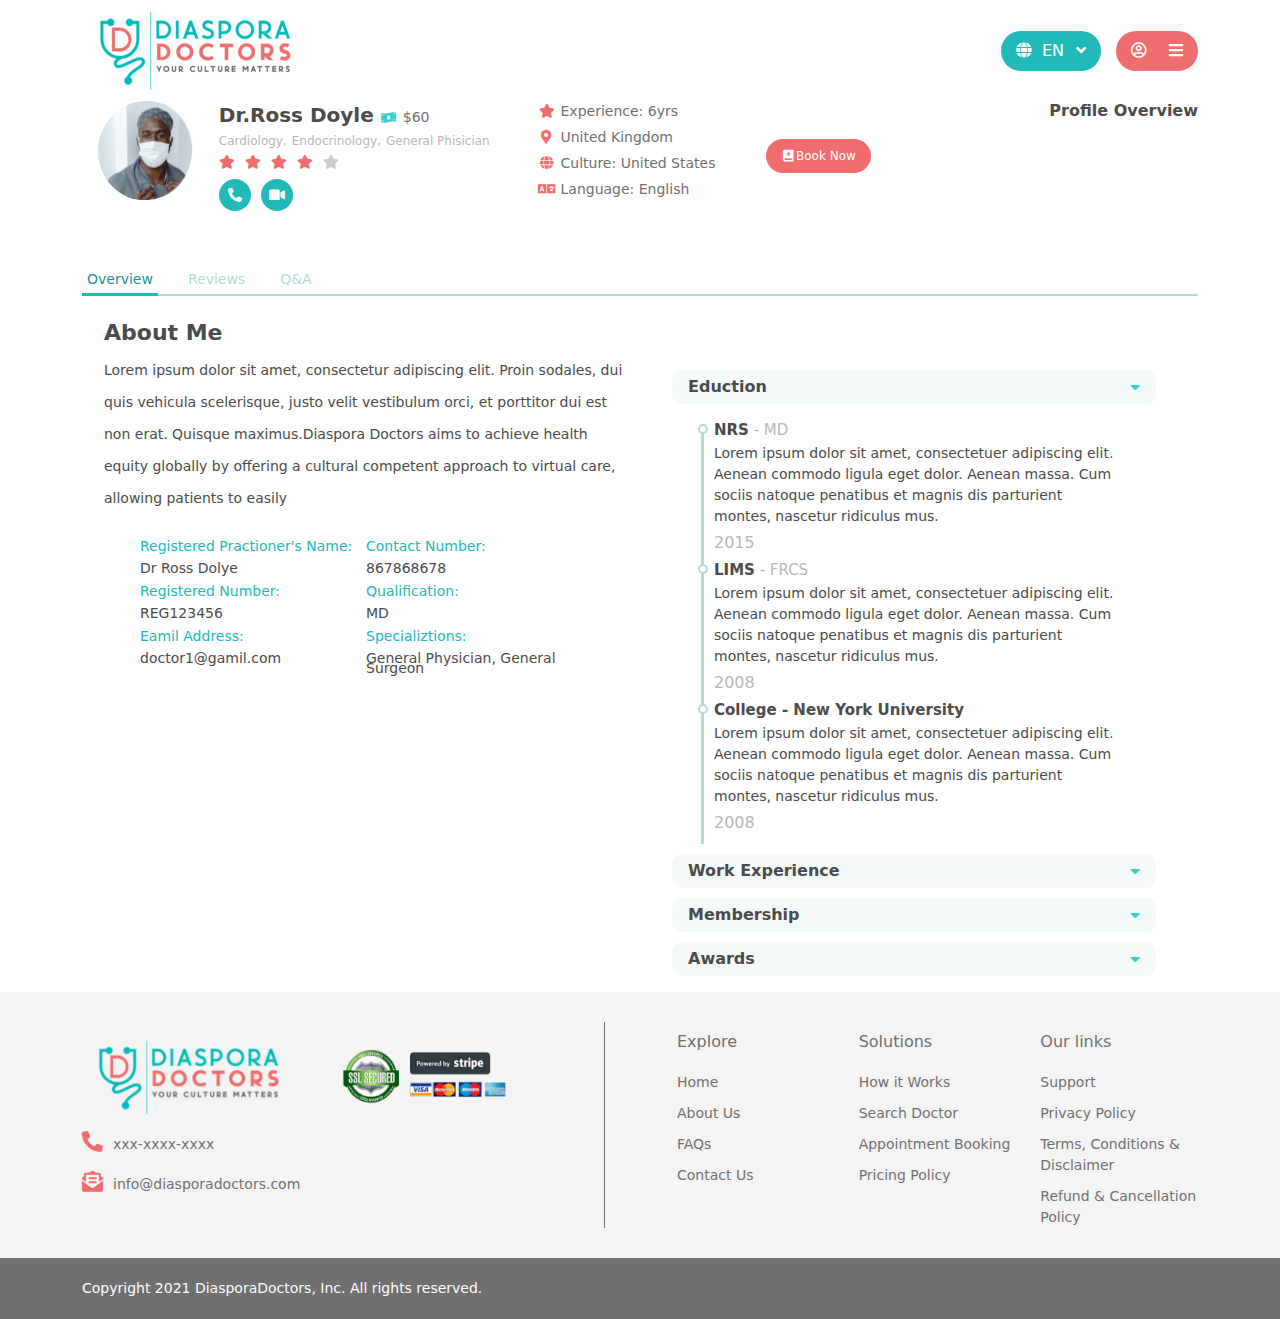
<file: index.html>
<!--  
#########  ########  #        ######   #        #  ########
    #      #      #  #       #      #   #      #   #       
    #      #######   #       #      #    #    #    #####
    #      #     #   #       #      #     #  #     #
    #      #      #  #######  ######       ##      ########


########   ######   #######   ###  ##    #
#      #  #       # #      #   #   # #   #
#######   #       # #######    #   #  #  #
#     #   #       # #      #   #   #   # #
#      #   ######   #######   ###  #    ##

 -->
<!DOCTYPE html>
<html lang="en">
<head>
  <meta charset="UTF-8">
  <meta name="viewport" content="width=device-width, initial-scale=1.0">
  <meta http-equiv="X-UA-Compatible" content="ie=edge">
  <title>Welcomet to TRLove demonstrate</title>
  <link rel="stylesheet" href="src/css/libs/all.min.css">
  <link rel="stylesheet" href="src/css/main.min.css">
  <link rel="stylesheet" type="text/css" href="src/css/unit.css">
  <link rel="stylesheet" type="text/css" href="src/css/style.css">
  <link rel="stylesheet" type="text/css" href="src/css/responsive.css">
  <link rel="stylesheet" href="src/css/libs/bootstrap.min.css">
</head>
<body>
  <nav class="navbar navbar-expand navbar-light bg-white py-0">
    <div class="container"><a class="navbar-brand" href="index.html"> <img src="src/img/logo.png" alt="Disapora Doctors"></a>
      <ul class="navbar-nav">
        <li class="nav-item dropdown language"><a class="nav-link dropdown-toggle" id="navbarDropdown" href="#" role="button" data-bs-toggle="dropdown" aria-expanded="false"><i class="fas fa-globe"></i>En<i class="fas fa-angle-down"></i></a>
          <ul class="dropdown-menu" aria-labelledby="navbarDropdown">
            <li><a class="dropdown-item" href="#">Bulgarian</a></li>
            <li><a class="dropdown-item" href="#">Croatian</a></li>
            <li><a class="dropdown-item" href="#">English</a></li>
            <li><a class="dropdown-item" href="#">French</a></li>
            <li><a class="dropdown-item" href="#">German</a></li>
            <li><a class="dropdown-item" href="#">Geek</a></li>
            <li><a class="dropdown-item" href="#">Polish</a></li>
            <li><a class="dropdown-item" href="#">Romanian</a></li>
            <li><a class="dropdown-item" href="#">Spanish</a></li>
          </ul>
        </li>
        <li class="nav-item dropdown settings mb-4 mb-md-0"><a class="nav-link dropdown-toggle" id="navbarDropdown2" href="#" role="button" data-bs-toggle="dropdown" aria-expanded="false"><i class="far fa-user-circle"></i><i class="fas fa-bars"></i></a>
          <ul class="dropdown-menu" aria-labelledby="navbarDropdown2">
            <li><a class="dropdown-item" href="sign-up.html">Sign up</a></li>
            <li><a class="dropdown-item" href="sign-in.html">Sign in</a></li>
            <li>
              <hr class="dropdown-divider">
            </li>
            <li><a class="dropdown-item" href="#">Help Center</a></li>
          </ul>
        </li>
      </ul>
    </div>
  </nav>

  <!-- doctor info -->
  <div class="doctorinfo">
    <div class="container">
      <div class="doctor">
        <div class="row">
          <div class="xxl-item2">
            <div class="row">
              <div class="sm-xl-item3">
                <div class="row">
                  <div class="colsm-1">
                    <div class="doctor-img">
                      <img src="src/img/search-doctor/search1.png" alt="..." />
                    </div>
                  </div>
                  <div class="info colxl-1">
                    <div class="d-flex flex-wrap">
                      <h3>Dr.Ross Doyle</h3>
                      <div class="cost">
                        <i class="fas fa-money-bill-wave"></i
                        ><span class="cost">$60</span>
                      </div>
                    </div>
                    <ul class="education d-flex">
                      <li>Cardiology</li>
                      <li>Endocrinology</li>
                      <li>General Phisician</li>
                    </ul>
                    <div class="stars">
                      <i class="fas fa-star active"></i>
                      <i class="fas fa-star active"></i>
                      <i class="fas fa-star active"></i>
                      <i class="fas fa-star active"></i>
                      <i class="fas fa-star"></i>
                    </div>
                    <div class="call">
                      <button class="btn">
                        <i class="fas fa-phone-alt"></i>
                      </button>
                      <button class="btn">
                        <i class="fas fa-video"></i>
                      </button>
                    </div>
                  </div>
                </div>
              </div>
              <div class="sm-item3">
                <div class="skills">
                  <ul>
                    <li><i class="fa-fw fas fa-star"></i>Experience: 6yrs</li>
                    <li>
                      <i class="fa-fw fas fa-map-marker-alt"></i>United
                      Kingdom
                    </li>
                    <li>
                      <i class="fa-fw fas fa-globe"></i>Culture: United States
                    </li>
                    <li>
                      <i class="fa-fw fas fa-language"></i>Language: English
                    </li>
                  </ul>
                </div>
              </div>
              <div class="sm-item3">
                <div class="book-now">
                  <a href="#" class="book-now-btn">
                    <i class="fa-fw fas fa-book-medical"></i>Book Now
                  </a>
                </div>
              </div>
            </div>
          </div>
          <div class="xl-item2">
            <div class="page-name">
              <h1>Profile Overview</h1>
            </div>
          </div>
        </div>
      </div>
      <div class="page-navigation">
        <div class="header mt-5">
          <ul class="d-flex align-items-center">
            <li class="active">
              <a href="index.html">Overview</a>
            </li>
            <li>
              <a href="review.html">Reviews</a>
            </li>
            <li>
              <a href="qa.html">Q&A</a>
            </li>
          </ul>
        </div>
      </div>
    </div>
  </div>
  <!-- about me -->
  <div class="about mt-4">
    <div class="container">
      <div class="about-me-content">
        <div class="row">
          <div class="xl-col-2">
            <div class="card-item">
              <div class="card-item-header">
                <h1>About Me</h1>
              </div>
              <div class="card-item-body">
                <div class="desc">
                  <p>Lorem ipsum dolor sit amet, consectetur adipiscing elit. Proin sodales, dui quis vehicula scelerisque, justo velit vestibulum orci, et porttitor dui est non erat. Quisque maximus.Diaspora Doctors aims to achieve health equity globally by offering a cultural competent approach to virtual care, allowing patients to easily</p>
                </div>
              </div>
              <div class="card-item-footer row pt-4 p-5">
                <ul style="width:50%">
                  <li>
                    <h6 class="ab-q">Registered Practioner's Name:</h6>
                    <span class="ab-a">Dr Ross Dolye</span>
                  </li>
                  <li>
                    <h6 class="ab-q">Registered Number:</h6>
                    <span class="ab-a">REG123456</span>
                  </li>
                  <li>
                    <h6 class="ab-q">Eamil Address:</h6>
                    <span class="ab-a">doctor1@gamil.com</span>
                  </li>
                </ul>
                <ul style="width:50%">
                  <li>
                    <h6 class="ab-q">Contact Number:</h6>
                    <span class="ab-a">867868678</span>
                  </li>
                  <li>
                    <h6 class="ab-q">Qualification:</h6>
                    <span class="ab-a">MD</span>
                  </li>
                  <li>
                    <h6 class="ab-q">Specializtions:</h6>
                    <span class="ab-a">General Physician, General Surgeon</span>
                  </li>
                </ul>
              </div>
            </div>
          </div>
          <div class="xl-col-2">
            <h1 style="opacity: 0;">Eduction</h1>
            <div class="accordion-body">
              <div class="accordion-items">
                <button class="accordion" id="defaultOpen">Eduction</button>
                <div class="panel">
                  <div class="timeline">
                    <div class="circle">
                      <div class="panel-title">
                        <h2><strong>NRS</strong> - MD</h2>
                      </div>
                      <div class="panel-desc">
                        <p>Lorem ipsum dolor sit amet, consectetuer adipiscing elit. Aenean commodo ligula eget dolor. Aenean massa. Cum sociis natoque penatibus et magnis dis parturient montes, nascetur ridiculus mus.</p>
                        <h2>2015</h2>
                      </div>
                    </div>
                  </div>
                  <div class="timeline">
                    <div class="circle">
                      <div class="panel-title">
                        <h2><strong>LIMS</strong> - FRCS</h2>
                      </div>
                      <div class="panel-desc">
                        <p>Lorem ipsum dolor sit amet, consectetuer adipiscing elit. Aenean commodo ligula eget dolor. Aenean massa. Cum sociis natoque penatibus et magnis dis parturient montes, nascetur ridiculus mus.</p>
                        <h2>2008</h2>
                      </div>
                    </div>
                  </div>
                  <div class="timeline">
                    <div class="circle">
                      <div class="panel-title">
                        <h2><strong>College - New York University</strong></h2>
                      </div>
                      <div class="panel-desc">
                        <p>Lorem ipsum dolor sit amet, consectetuer adipiscing elit. Aenean commodo ligula eget dolor. Aenean massa. Cum sociis natoque penatibus et magnis dis parturient montes, nascetur ridiculus mus.</p>
                        <h2>2008</h2>
                      </div>
                    </div>
                  </div>
                </div>
              </div>
              <div class="accordion-items">
                <button class="accordion">Work Experience</button>
                <div class="panel">
                  <div class="timeline">
                    <div class="circle">
                      <div class="panel-title">
                        <h2><strong>NRS</strong> - MD</h2>
                      </div>
                      <div class="panel-desc">
                        <p>Lorem ipsum dolor sit amet, consectetuer adipiscing elit. Aenean commodo ligula eget dolor. Aenean massa. Cum sociis natoque penatibus et magnis dis parturient montes, nascetur ridiculus mus.</p>
                        <h2>2015</h2>
                      </div>
                    </div>
                  </div>
                  <div class="timeline">
                    <div class="circle">
                      <div class="panel-title">
                        <h2><strong>LIMS</strong> - FRCS</h2>
                      </div>
                      <div class="panel-desc">
                        <p>Lorem ipsum dolor sit amet, consectetuer adipiscing elit. Aenean commodo ligula eget dolor. Aenean massa. Cum sociis natoque penatibus et magnis dis parturient montes, nascetur ridiculus mus.</p>
                        <h2>2008</h2>
                      </div>
                    </div>
                  </div>
                  <div class="timeline">
                    <div class="circle">
                      <div class="panel-title">
                        <h2><strong>College - New York University</strong></h2>
                      </div>
                      <div class="panel-desc">
                        <p>Lorem ipsum dolor sit amet, consectetuer adipiscing elit. Aenean commodo ligula eget dolor. Aenean massa. Cum sociis natoque penatibus et magnis dis parturient montes, nascetur ridiculus mus.</p>
                        <h2>2008</h2>
                      </div>
                    </div>
                  </div>
                </div>
              </div>
              <div class="accordion-items">
                <button class="accordion">Membership</button>
                <div class="panel">
                  <div class="timeline">
                    <div class="circle">
                      <div class="panel-title">
                        <h2><strong>NRS</strong> - MD</h2>
                      </div>
                      <div class="panel-desc">
                        <p>Lorem ipsum dolor sit amet, consectetuer adipiscing elit. Aenean commodo ligula eget dolor. Aenean massa. Cum sociis natoque penatibus et magnis dis parturient montes, nascetur ridiculus mus.</p>
                        <h2>2015</h2>
                      </div>
                    </div>
                  </div>
                  <div class="timeline">
                    <div class="circle">
                      <div class="panel-title">
                        <h2><strong>LIMS</strong> - FRCS</h2>
                      </div>
                      <div class="panel-desc">
                        <p>Lorem ipsum dolor sit amet, consectetuer adipiscing elit. Aenean commodo ligula eget dolor. Aenean massa. Cum sociis natoque penatibus et magnis dis parturient montes, nascetur ridiculus mus.</p>
                        <h2>2008</h2>
                      </div>
                    </div>
                  </div>
                  <div class="timeline">
                    <div class="circle">
                      <div class="panel-title">
                        <h2><strong>College - New York University</strong></h2>
                      </div>
                      <div class="panel-desc">
                        <p>Lorem ipsum dolor sit amet, consectetuer adipiscing elit. Aenean commodo ligula eget dolor. Aenean massa. Cum sociis natoque penatibus et magnis dis parturient montes, nascetur ridiculus mus.</p>
                        <h2>2008</h2>
                      </div>
                    </div>
                  </div>
                </div>
              </div>
              <div class="accordion-items">
                <button class="accordion">Awards</button>
                <div class="panel">
                  <div class="timeline">
                    <div class="circle">
                      <div class="panel-title">
                        <h2><strong>NRS</strong> - MD</h2>
                      </div>
                      <div class="panel-desc">
                        <p>Lorem ipsum dolor sit amet, consectetuer adipiscing elit. Aenean commodo ligula eget dolor. Aenean massa. Cum sociis natoque penatibus et magnis dis parturient montes, nascetur ridiculus mus.</p>
                        <h2>2015</h2>
                      </div>
                    </div>
                  </div>
                  <div class="timeline">
                    <div class="circle">
                      <div class="panel-title">
                        <h2><strong>LIMS</strong> - FRCS</h2>
                      </div>
                      <div class="panel-desc">
                        <p>Lorem ipsum dolor sit amet, consectetuer adipiscing elit. Aenean commodo ligula eget dolor. Aenean massa. Cum sociis natoque penatibus et magnis dis parturient montes, nascetur ridiculus mus.</p>
                        <h2>2008</h2>
                      </div>
                    </div>
                  </div>
                  <div class="timeline">
                    <div class="circle">
                      <div class="panel-title">
                        <h2><strong>College - New York University</strong></h2>
                      </div>
                      <div class="panel-desc">
                        <p>Lorem ipsum dolor sit amet, consectetuer adipiscing elit. Aenean commodo ligula eget dolor. Aenean massa. Cum sociis natoque penatibus et magnis dis parturient montes, nascetur ridiculus mus.</p>
                        <h2>2008</h2>
                      </div>
                    </div>
                  </div>
                </div>
              </div>
            </div>
          </div>
        </div>
      </div>      
    </div>
  </div>



  <div class="footer">
    <div class="footer-top">
      <div class="container">
        <div class="row">
          <div class="col-lg-5">
            <div class="row justify-content-space-between flex-wrap align-items-center text-center text-sm-start">
              <div class="logo col-sm"><a href="index.html"> <img src="src/img/logo.png" alt="Disapora Doctors"></a></div>
              <div class="col-sm"><img src="src/img/homepage/ssl-secured.png" alt="SSL Secured"></div>
              <div class="col-12 d-flex flex-column info text-start"><span class="mb-3"><i class="fas fa-phone-alt"></i>xxx-xxxx-xxxx</span><span><i class="fas fa-envelope-open-text"></i>info@diasporadoctors.com</span></div>
            </div>
          </div>
          <div class="col right-line d-none d-lg-block"></div>
          <div class="col-lg mt-4 mt-lg-0">
            <div class="row"> 
              <div class="col-md-4 col-6">
                <h3>Explore</h3>
                <ul>
                  <li><a href="index.html">Home</a></li>
                  <li><a href="About-us.html">About Us</a></li>
                  <li><a href="FAQ.html">FAQs</a></li>
                  <li><a href="contact-us.html">Contact Us</a></li>
                </ul>
              </div>
              <div class="col-md-4 col-6">
                <h3>Solutions</h3>
                <ul>
                  <li><a>How it Works</a></li>
                  <li><a href="search-doctor.html">Search Doctor</a></li>
                  <li><a>Appointment Booking</a></li>
                  <li><a href="pricing-policy.html">Pricing Policy</a></li>
                </ul>
              </div>
              <div class="col-md-4 col-12 mt-md-0 mt-3">
                <h3>Our links</h3>
                <ul>
                  <li><a>Support</a></li>
                  <li><a href="privacy-policy.html">Privacy Policy</a></li>
                  <li><a href="terms-conditions.html">Terms, Conditions &amp; Disclaimer</a></li>
                  <li><a href="refund-cancellation-policy.html">Refund &amp; Cancellation Policy</a></li>
                </ul>
              </div>
            </div>
          </div>
        </div>
      </div>
    </div>
    <div class="footer-bottom">
      <div class="container"><span>Copyright 2021 DiasporaDoctors, Inc. All rights reserved. </span></div>
    </div>
  </div>
  <script type="text/javascript" src="src/js/scripts.js"></script>
  <script src="src/js/libs/bootstrap.bundle.min.js"></script>
  <script src="src/js/main.js"></script>
</body>
</html>
</file>
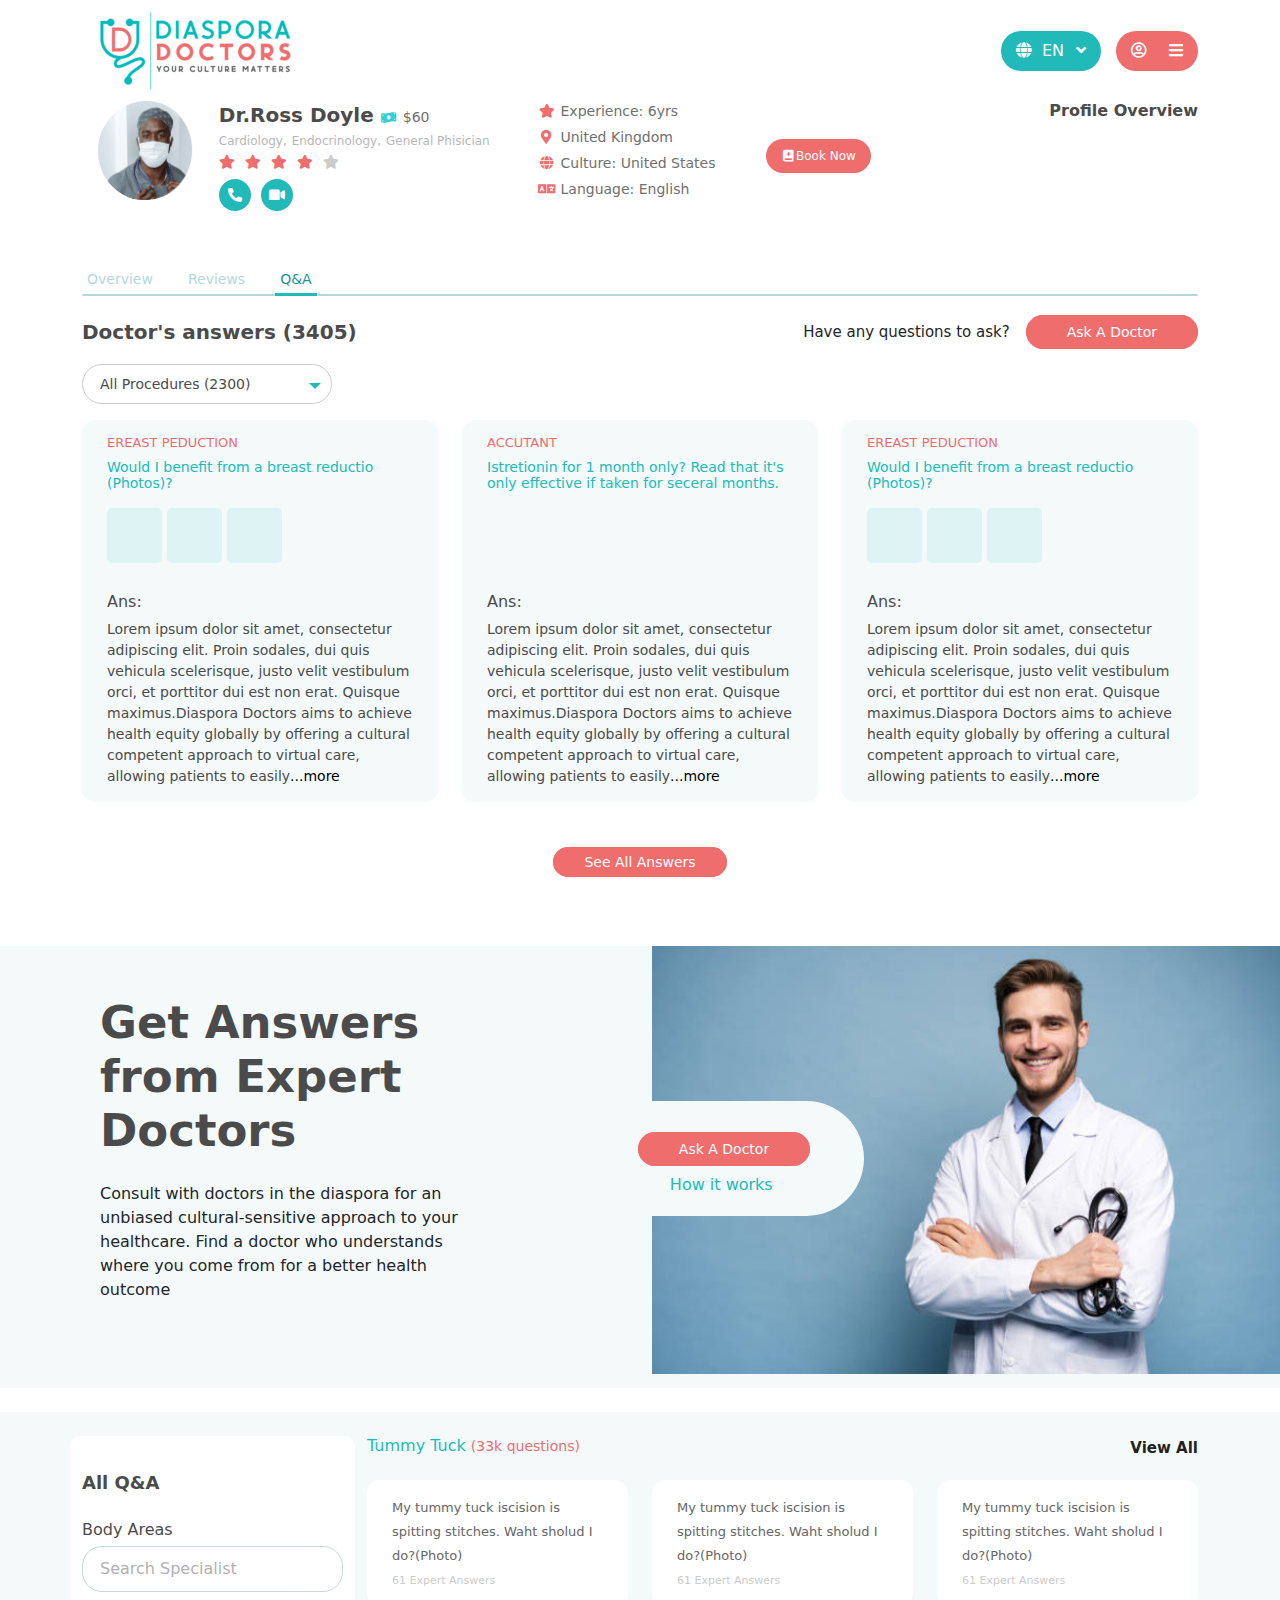
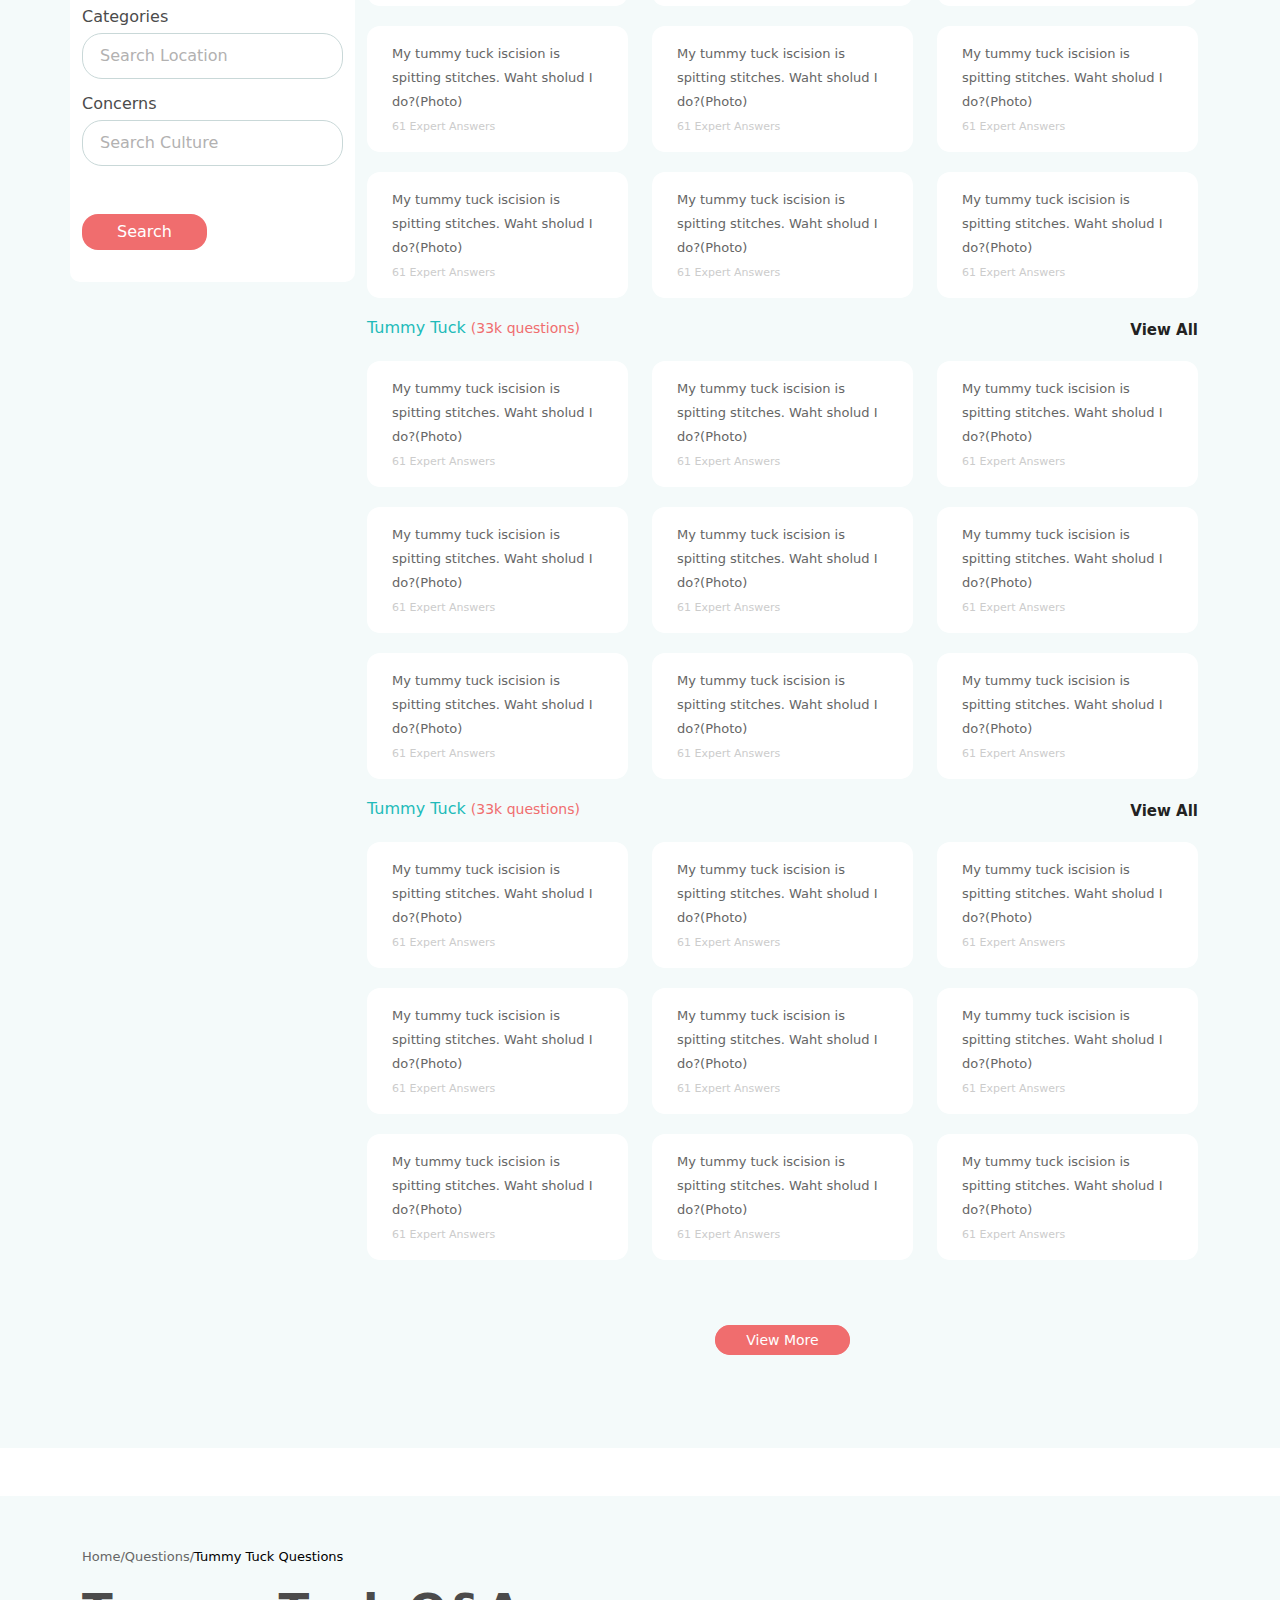
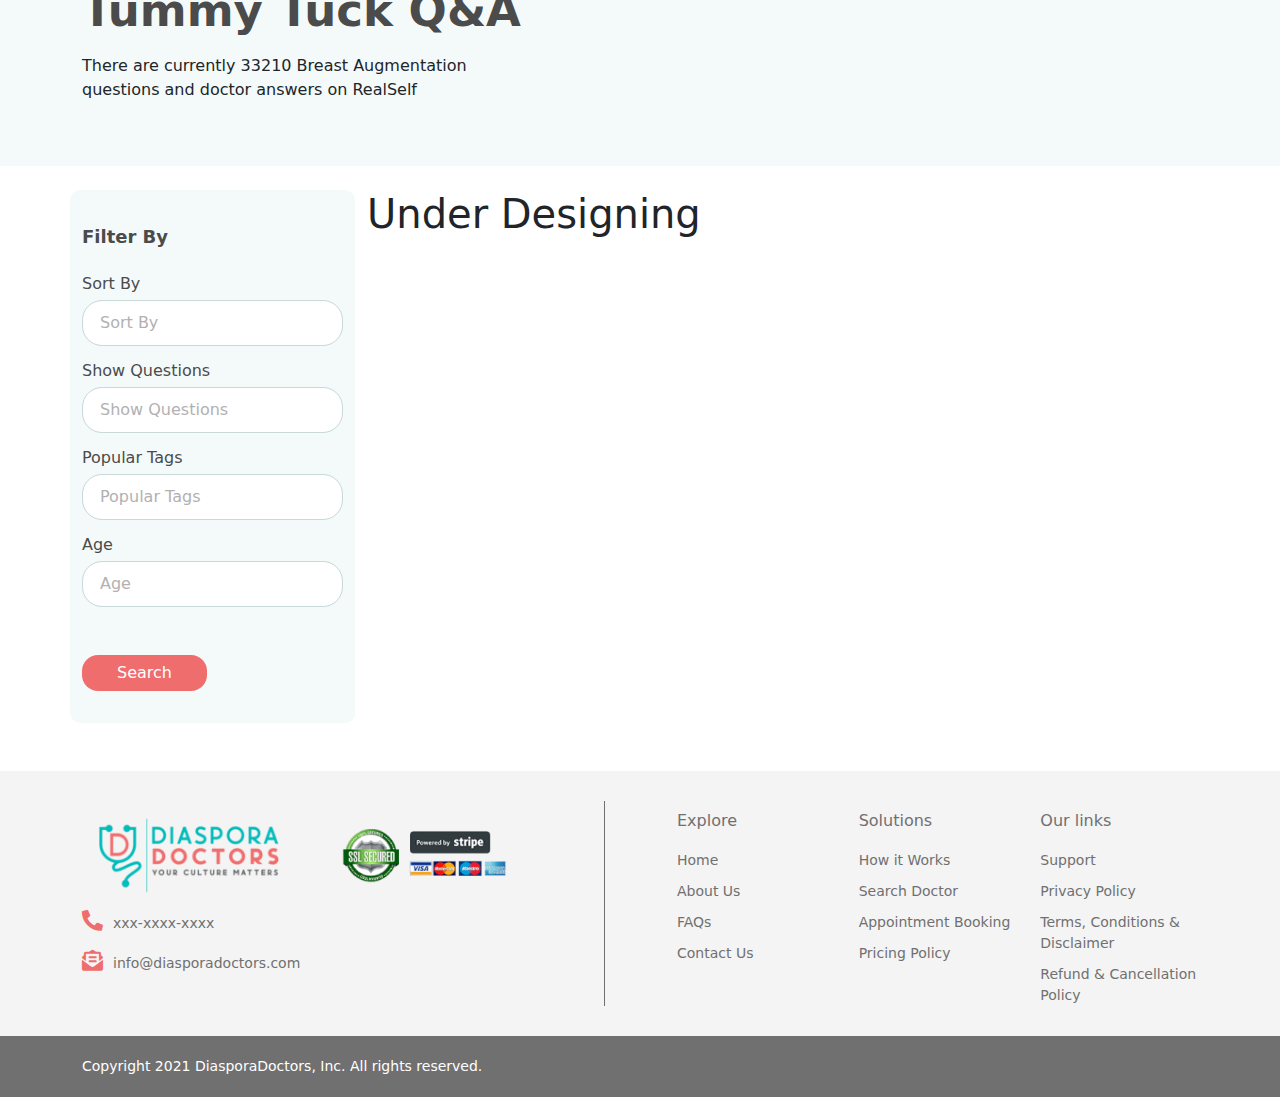
<file: qa.html>
<!--  
#########  ########  #        ######   #        #  ########
    #      #      #  #       #      #   #      #   #       
    #      #######   #       #      #    #    #    #####
    #      #     #   #       #      #     #  #     #
    #      #      #  #######  ######       ##      ########


########   ######   #######   ###  ##    #
#      #  #       # #      #   #   # #   #
#######   #       # #######    #   #  #  #
#     #   #       # #      #   #   #   # #
#      #   ######   #######   ###  #    ##

 -->
<!DOCTYPE html>
<html lang="en">
<head>
  <meta charset="UTF-8">
  <meta name="viewport" content="width=device-width, initial-scale=1.0">
  <meta http-equiv="X-UA-Compatible" content="ie=edge">
  <title>Welcomet to TRLove demonstrate</title>
  <link rel="stylesheet" href="src/css/libs/all.min.css">
  <link rel="stylesheet" href="src/css/main.min.css">
  <link rel="stylesheet" type="text/css" href="src/css/unit.css">
  <link rel="stylesheet" type="text/css" href="src/css/style.css">
  <link rel="stylesheet" type="text/css" href="src/css/responsive.css">
  <link rel="stylesheet" href="src/css/libs/bootstrap.min.css">
</head>
<body>
  <nav class="navbar navbar-expand navbar-light bg-white py-0">
    <div class="container"><a class="navbar-brand" href="index.html"> <img src="src/img/logo.png" alt="Disapora Doctors"></a>
      <ul class="navbar-nav">
        <li class="nav-item dropdown language"><a class="nav-link dropdown-toggle" id="navbarDropdown" href="#" role="button" data-bs-toggle="dropdown" aria-expanded="false"><i class="fas fa-globe"></i>En<i class="fas fa-angle-down"></i></a>
          <ul class="dropdown-menu" aria-labelledby="navbarDropdown">
            <li><a class="dropdown-item" href="#">Bulgarian</a></li>
            <li><a class="dropdown-item" href="#">Croatian</a></li>
            <li><a class="dropdown-item" href="#">English</a></li>
            <li><a class="dropdown-item" href="#">French</a></li>
            <li><a class="dropdown-item" href="#">German</a></li>
            <li><a class="dropdown-item" href="#">Geek</a></li>
            <li><a class="dropdown-item" href="#">Polish</a></li>
            <li><a class="dropdown-item" href="#">Romanian</a></li>
            <li><a class="dropdown-item" href="#">Spanish</a></li>
          </ul>
        </li>
        <li class="nav-item dropdown settings mb-4 mb-md-0"><a class="nav-link dropdown-toggle" id="navbarDropdown2" href="#" role="button" data-bs-toggle="dropdown" aria-expanded="false"><i class="far fa-user-circle"></i><i class="fas fa-bars"></i></a>
          <ul class="dropdown-menu" aria-labelledby="navbarDropdown2">
            <li><a class="dropdown-item" href="sign-up.html">Sign up</a></li>
            <li><a class="dropdown-item" href="sign-in.html">Sign in</a></li>
            <li>
              <hr class="dropdown-divider">
            </li>
            <li><a class="dropdown-item" href="#">Help Center</a></li>
          </ul>
        </li>
      </ul>
    </div>
  </nav>
  <!-- doctor info -->
  <div class="doctorinfo">
    <div class="container-sm">
      <div class="doctor">
        <div class="row">
          <div class="xxl-item2">
            <div class="row">
              <div class="sm-xl-item3">
                <div class="row">
                  <div class="colsm-1">
                    <div class="doctor-img">
                      <img src="src/img/search-doctor/search1.png" alt="..." />
                    </div>
                  </div>
                  <div class="info colxl-1">
                    <div class="d-flex flex-wrap">
                      <h3>Dr.Ross Doyle</h3>
                      <div class="cost">
                        <i class="fas fa-money-bill-wave"></i
                        ><span class="cost">$60</span>
                      </div>
                    </div>
                    <ul class="education d-flex">
                      <li>Cardiology</li>
                      <li>Endocrinology</li>
                      <li>General Phisician</li>
                    </ul>
                    <div class="stars">
                      <i class="fas fa-star active"></i>
                      <i class="fas fa-star active"></i>
                      <i class="fas fa-star active"></i>
                      <i class="fas fa-star active"></i>
                      <i class="fas fa-star"></i>
                    </div>
                    <div class="call">
                      <button class="btn">
                        <i class="fas fa-phone-alt"></i>
                      </button>
                      <button class="btn">
                        <i class="fas fa-video"></i>
                      </button>
                    </div>
                  </div>
                </div>
              </div>
              <div class="sm-item3">
                <div class="skills">
                  <ul>
                    <li><i class="fa-fw fas fa-star"></i>Experience: 6yrs</li>
                    <li>
                      <i class="fa-fw fas fa-map-marker-alt"></i>United
                      Kingdom
                    </li>
                    <li>
                      <i class="fa-fw fas fa-globe"></i>Culture: United States
                    </li>
                    <li>
                      <i class="fa-fw fas fa-language"></i>Language: English
                    </li>
                  </ul>
                </div>
              </div>
              <div class="sm-item3">
                <div class="book-now">
                  <a href="#" class="book-now-btn">
                    <i class="fa-fw fas fa-book-medical"></i>Book Now
                  </a>
                </div>
              </div>
            </div>
          </div>
          <div class="xl-item2">
            <div class="page-name">
              <h1>Profile Overview</h1>
            </div>
          </div>
        </div>
      </div>
      <div class="page-navigation">
        <div class="header mt-5">
          <ul class="d-flex align-items-center">
            <li>
              <a href="index.html">Overview</a>
            </li>
            <li>
              <a href="review.html">Reviews</a>
            </li>
            <li class="active">
              <a href="qa.html">Q&A</a>
            </li>
          </ul>
        </div>
      </div>
    </div>
  </div>
  <!-- q&a info -->
  <div class="qa-info  mt-4 mb-4">
    <div class="container">
      <div class="ask-ans flex justify-s-between justify-center">
        <div class="left">
          <h4>Doctor's answers (3405)</h4>
        </div>
        <div class="right flex">
          <div class="ask">
            <span>Have any questions to ask?</span>
          </div>
          <div class="ask-d">
            <a href="#" class="ask-d-btn">Ask A Doctor</a>
          </div>
        </div>
      </div>
      <div class="answers-filter mb-3">
        <div class="custom-select" style="width:200px;">
          <select>
            <option value="0">All Procedures (2300)</option>
            <option value="1">Audi</option>
            <option value="2">BMW</option>
            <option value="3">Citroen</option>
            <option value="4">Ford</option>
            <option value="5">Honda</option>
            <option value="6">Jaguar</option>
            <option value="7">Land Rover</option>
            <option value="8">Mercedes</option>
            <option value="9">Mini</option>
            <option value="10">Nissan</option>
            <option value="11">Toyota</option>
            <option value="12">Volvo</option>
          </select>
        </div>
      </div>
      <div class="all-q-a mt-3">
        <div class="row">
          <div class="item3">
            <div class="card-rang">
              <div class="card-rang-header">
                <div class="card-sm-title">
                  <h6>ereast peduction</h6>
                </div>
                <div class="card-xl-title">
                  <h3>Would I benefit from a breast reductio (Photos)?</h3>
                </div>
              </div>
              <div class="card-rang-body mt-3">
                <div class="boxs flex">
                  <div class="box"></div>
                  <div class="box"></div>
                  <div class="box"></div>
                </div>
              </div>
              <div class="card-rang-footer mt-4">
                <div class="q-ans">
                  <h5>Ans:</h5>
                </div>
                <div class="card-desc">
                  <p>Lorem ipsum dolor sit amet, consectetur adipiscing elit. Proin sodales, dui quis vehicula scelerisque, justo velit vestibulum orci, et porttitor dui est non erat. Quisque maximus.Diaspora Doctors aims to achieve health equity globally by offering a cultural competent approach to virtual care, allowing patients to easily<a href="#" class="more">...more</a></p>
                </div>
              </div>
            </div>
          </div>
          <div class="item3">
            <div class="card-rang">
              <div class="card-rang-header">
                <div class="card-sm-title">
                  <h6>Accutant</h6>
                </div>
                <div class="card-xl-title">
                  <h3>Istretionin for 1 month only? Read that it's only effective if taken for seceral months.</h3>
                </div>
              </div>
              <div class="card-rang-body mt-3">
                <div class="boxs flex">

                </div>
              </div>
              <div class="card-rang-footer mt-4">
                <div class="q-ans">
                  <h5>Ans:</h5>
                </div>
                <div class="card-desc">
                  <p>Lorem ipsum dolor sit amet, consectetur adipiscing elit. Proin sodales, dui quis vehicula scelerisque, justo velit vestibulum orci, et porttitor dui est non erat. Quisque maximus.Diaspora Doctors aims to achieve health equity globally by offering a cultural competent approach to virtual care, allowing patients to easily<a href="#" class="more">...more</a></p>
                </div>
              </div>
            </div>
          </div>
          <div class="item3">
            <div class="card-rang">
              <div class="card-rang-header">
                <div class="card-sm-title">
                  <h6>ereast peduction</h6>
                </div>
                <div class="card-xl-title">
                  <h3>Would I benefit from a breast reductio (Photos)?</h3>
                </div>
              </div>
              <div class="card-rang-body mt-3">
                <div class="boxs flex">
                  <div class="box"></div>
                  <div class="box"></div>
                  <div class="box"></div>
                </div>
              </div>
              <div class="card-rang-footer mt-4">
                <div class="q-ans">
                  <h5>Ans:</h5>
                </div>
                <div class="card-desc">
                  <p>Lorem ipsum dolor sit amet, consectetur adipiscing elit. Proin sodales, dui quis vehicula scelerisque, justo velit vestibulum orci, et porttitor dui est non erat. Quisque maximus.Diaspora Doctors aims to achieve health equity globally by offering a cultural competent approach to virtual care, allowing patients to easily<a href="#" class="more">...more</a></p>
                </div>
              </div>
            </div>
          </div>
          <div class="card-pagination">
            <div class="show-more">
              <a href="#" class="showmore-btn">See All Answers</a>
            </div>
          </div>
        </div>
      </div>
    </div>
  </div>
  <!-- langing page -->
  <div class="qalanging-page mt-4 mb-4">
    <div class="full-container">
      <div class="row">
        <div class="xxxl-item2">
          <div class="how-work">
            <div class="how-work-content">
              <div class="flex direction-column">
                <div class="ask-d">
                  <a href="#" class="ask-d-btn">Ask A Doctor</a>
                </div>
                <div class="how-w">
                  <a href="#" class="how-w-btn" id="how-w-btn">How it works</a>
                </div>
              </div>
              <div class="tooltips" id="tooltips">
                <div class="tooltips-content">
                  <div class="tooltips-header">
                    <p>All questions are public and cannot be removed</p>
                  </div>
                  <ul>
                    <li>Be sure to omit personal information that you don't want to be share (like your name, identifiable marks, tattoos, etc).</li>
                    <li>Direct any immediate post-operative questions to your doctor</li>
                    <li>If you're experiencing a medical isue, please contact a healthcare professional or dial 911 immdeidately</li>
                  </ul>
                </div>
              </div>
            </div>
          </div>
          <div class="card-rang-body">
            <div class="xxl-title">
              <h1>Get Answers from Expert Doctors</h1>
            </div>
          </div>
          <div class="card-rang-footer mt-4">
            <div class="card-des">
              <p>Consult with doctors in the diaspora for an unbiased cultural-sensitive approach to your healthcare. Find a doctor who understands where you come from for a better health outcome</p>
            </div>
          </div>
        </div>
        <div class="xxxl-item2">
          <div class="xl-img-container">
            <img src="/src/img/doctors.jpg">
          </div>
        </div>
      </div>
    </div>
  </div>
  <!-- all q&a -->
  <div class="content-search-doctor-page pt-md-4 pt-2 pb-5">
    <div class="container">
      <div class="ask-doctor row">
        <i class="fas fa-bars d-inline-block d-md-none" id="open"></i>
        <div class="item30 filter-parent">
          <div class="filter">
            <div class="d-flex justify-content-between">
              <h3 class="me-2" style="font-size: 18px;">All Q&A</h3>
              <i class="fas fa-times p-2 d-md-none" id="close"></i>
            </div>
            <form>
              <label class="form-label" for="specialist-data"
                >Body Areas</label
              >
              <div class="position-relative datalist">
                <i class="fas fa-caret-down"></i>
                <input
                  class="form-control"
                  id="specialist-data"
                  list="specialist"
                  placeholder="Search Specialist"
                />
              </div>
              <datalist id="specialist">
                <option value="specialist1"></option>
                <option value="specialist2"></option>
                <option value="specialist3"></option>
              </datalist>
              <label class="form-label" for="location-data">Categories</label>
              <div class="position-relative datalist">
                <i class="fas fa-caret-down"></i>
                <input
                  class="form-control"
                  id="location-data"
                  list="location"
                  placeholder="Search Location"
                />
              </div>
              <datalist id="location">
                <option value="location1"></option>
                <option value="location2"></option>
                <option value="location3"></option>
              </datalist>
              <label class="form-label" for="culture-data">Concerns</label>
              <div class="position-relative datalist">
                <i class="fas fa-caret-down"></i>
                <input
                  class="form-control"
                  id="culture-data"
                  list="culture"
                  placeholder="Search Culture"
                />
              </div>
              <datalist id="culture">
                <option value="culture1"></option>
                <option value="culture2"></option>
                <option value="culture3"></option>
              </datalist>
              <button class="btn mt-5" type="submit">Search</button>
            </form>
          </div>
        </div>
        <div class="item70">
          <div class="ans-item">
            <div class="ans-item-heading flex justify-s-between">
              <div class="q-count">
                <h5>Tummy Tuck <span>(33k questions)</span></h5>
              </div>
              <div class="viewall">
                <a href="#" class="viewall-link">View All</a>
              </div>
            </div>
            <div class="row mt-3">
              <div class="ans-item-sm">
                <div class="ans-card">
                  <div class="ans-title">
                    <span>My tummy tuck iscision is spitting stitches. Waht sholud I do?(Photo)</span>
                  </div>
                  <div class="ans-count">
                    <span>61 Expert Answers</span>
                  </div>
                </div>
              </div>
              <div class="ans-item-sm">
                <div class="ans-card">
                  <div class="ans-title">
                    <span>My tummy tuck iscision is spitting stitches. Waht sholud I do?(Photo)</span>
                  </div>
                  <div class="ans-count">
                    <span>61 Expert Answers</span>
                  </div>
                </div>
              </div>
              <div class="ans-item-sm">
                <div class="ans-card">
                  <div class="ans-title">
                    <span>My tummy tuck iscision is spitting stitches. Waht sholud I do?(Photo)</span>
                  </div>
                  <div class="ans-count">
                    <span>61 Expert Answers</span>
                  </div>
                </div>
              </div>
              <div class="ans-item-sm">
                <div class="ans-card">
                  <div class="ans-title">
                    <span>My tummy tuck iscision is spitting stitches. Waht sholud I do?(Photo)</span>
                  </div>
                  <div class="ans-count">
                    <span>61 Expert Answers</span>
                  </div>
                </div>
              </div>
              <div class="ans-item-sm">
                <div class="ans-card">
                  <div class="ans-title">
                    <span>My tummy tuck iscision is spitting stitches. Waht sholud I do?(Photo)</span>
                  </div>
                  <div class="ans-count">
                    <span>61 Expert Answers</span>
                  </div>
                </div>
              </div>
              <div class="ans-item-sm">
                <div class="ans-card">
                  <div class="ans-title">
                    <span>My tummy tuck iscision is spitting stitches. Waht sholud I do?(Photo)</span>
                  </div>
                  <div class="ans-count">
                    <span>61 Expert Answers</span>
                  </div>
                </div>
              </div>
              <div class="ans-item-sm">
                <div class="ans-card">
                  <div class="ans-title">
                    <span>My tummy tuck iscision is spitting stitches. Waht sholud I do?(Photo)</span>
                  </div>
                  <div class="ans-count">
                    <span>61 Expert Answers</span>
                  </div>
                </div>
              </div>
              <div class="ans-item-sm">
                <div class="ans-card">
                  <div class="ans-title">
                    <span>My tummy tuck iscision is spitting stitches. Waht sholud I do?(Photo)</span>
                  </div>
                  <div class="ans-count">
                    <span>61 Expert Answers</span>
                  </div>
                </div>
              </div>
              <div class="ans-item-sm">
                <div class="ans-card">
                  <div class="ans-title">
                    <span>My tummy tuck iscision is spitting stitches. Waht sholud I do?(Photo)</span>
                  </div>
                  <div class="ans-count">
                    <span>61 Expert Answers</span>
                  </div>
                </div>
              </div>
            </div>
          </div>
          <div class="ans-item">
            <div class="ans-item-heading flex justify-s-between">
              <div class="q-count">
                <h5>Tummy Tuck <span>(33k questions)</span></h5>
              </div>
              <div class="viewall">
                <a href="#" class="viewall-link">View All</a>
              </div>
            </div>
            <div class="row mt-3">
              <div class="ans-item-sm">
                <div class="ans-card">
                  <div class="ans-title">
                    <span>My tummy tuck iscision is spitting stitches. Waht sholud I do?(Photo)</span>
                  </div>
                  <div class="ans-count">
                    <span>61 Expert Answers</span>
                  </div>
                </div>
              </div>
              <div class="ans-item-sm">
                <div class="ans-card">
                  <div class="ans-title">
                    <span>My tummy tuck iscision is spitting stitches. Waht sholud I do?(Photo)</span>
                  </div>
                  <div class="ans-count">
                    <span>61 Expert Answers</span>
                  </div>
                </div>
              </div>
              <div class="ans-item-sm">
                <div class="ans-card">
                  <div class="ans-title">
                    <span>My tummy tuck iscision is spitting stitches. Waht sholud I do?(Photo)</span>
                  </div>
                  <div class="ans-count">
                    <span>61 Expert Answers</span>
                  </div>
                </div>
              </div>
              <div class="ans-item-sm">
                <div class="ans-card">
                  <div class="ans-title">
                    <span>My tummy tuck iscision is spitting stitches. Waht sholud I do?(Photo)</span>
                  </div>
                  <div class="ans-count">
                    <span>61 Expert Answers</span>
                  </div>
                </div>
              </div>
              <div class="ans-item-sm">
                <div class="ans-card">
                  <div class="ans-title">
                    <span>My tummy tuck iscision is spitting stitches. Waht sholud I do?(Photo)</span>
                  </div>
                  <div class="ans-count">
                    <span>61 Expert Answers</span>
                  </div>
                </div>
              </div>
              <div class="ans-item-sm">
                <div class="ans-card">
                  <div class="ans-title">
                    <span>My tummy tuck iscision is spitting stitches. Waht sholud I do?(Photo)</span>
                  </div>
                  <div class="ans-count">
                    <span>61 Expert Answers</span>
                  </div>
                </div>
              </div>
              <div class="ans-item-sm">
                <div class="ans-card">
                  <div class="ans-title">
                    <span>My tummy tuck iscision is spitting stitches. Waht sholud I do?(Photo)</span>
                  </div>
                  <div class="ans-count">
                    <span>61 Expert Answers</span>
                  </div>
                </div>
              </div>
              <div class="ans-item-sm">
                <div class="ans-card">
                  <div class="ans-title">
                    <span>My tummy tuck iscision is spitting stitches. Waht sholud I do?(Photo)</span>
                  </div>
                  <div class="ans-count">
                    <span>61 Expert Answers</span>
                  </div>
                </div>
              </div>
              <div class="ans-item-sm">
                <div class="ans-card">
                  <div class="ans-title">
                    <span>My tummy tuck iscision is spitting stitches. Waht sholud I do?(Photo)</span>
                  </div>
                  <div class="ans-count">
                    <span>61 Expert Answers</span>
                  </div>
                </div>
              </div>
            </div>
          </div>
          <div class="ans-item">
            <div class="ans-item-heading flex justify-s-between">
              <div class="q-count">
                <h5>Tummy Tuck <span>(33k questions)</span></h5>
              </div>
              <div class="viewall">
                <a href="#" class="viewall-link">View All</a>
              </div>
            </div>
            <div class="row mt-3">
              <div class="ans-item-sm">
                <div class="ans-card">
                  <div class="ans-title">
                    <span>My tummy tuck iscision is spitting stitches. Waht sholud I do?(Photo)</span>
                  </div>
                  <div class="ans-count">
                    <span>61 Expert Answers</span>
                  </div>
                </div>
              </div>
              <div class="ans-item-sm">
                <div class="ans-card">
                  <div class="ans-title">
                    <span>My tummy tuck iscision is spitting stitches. Waht sholud I do?(Photo)</span>
                  </div>
                  <div class="ans-count">
                    <span>61 Expert Answers</span>
                  </div>
                </div>
              </div>
              <div class="ans-item-sm">
                <div class="ans-card">
                  <div class="ans-title">
                    <span>My tummy tuck iscision is spitting stitches. Waht sholud I do?(Photo)</span>
                  </div>
                  <div class="ans-count">
                    <span>61 Expert Answers</span>
                  </div>
                </div>
              </div>
              <div class="ans-item-sm">
                <div class="ans-card">
                  <div class="ans-title">
                    <span>My tummy tuck iscision is spitting stitches. Waht sholud I do?(Photo)</span>
                  </div>
                  <div class="ans-count">
                    <span>61 Expert Answers</span>
                  </div>
                </div>
              </div>
              <div class="ans-item-sm">
                <div class="ans-card">
                  <div class="ans-title">
                    <span>My tummy tuck iscision is spitting stitches. Waht sholud I do?(Photo)</span>
                  </div>
                  <div class="ans-count">
                    <span>61 Expert Answers</span>
                  </div>
                </div>
              </div>
              <div class="ans-item-sm">
                <div class="ans-card">
                  <div class="ans-title">
                    <span>My tummy tuck iscision is spitting stitches. Waht sholud I do?(Photo)</span>
                  </div>
                  <div class="ans-count">
                    <span>61 Expert Answers</span>
                  </div>
                </div>
              </div>
              <div class="ans-item-sm">
                <div class="ans-card">
                  <div class="ans-title">
                    <span>My tummy tuck iscision is spitting stitches. Waht sholud I do?(Photo)</span>
                  </div>
                  <div class="ans-count">
                    <span>61 Expert Answers</span>
                  </div>
                </div>
              </div>
              <div class="ans-item-sm">
                <div class="ans-card">
                  <div class="ans-title">
                    <span>My tummy tuck iscision is spitting stitches. Waht sholud I do?(Photo)</span>
                  </div>
                  <div class="ans-count">
                    <span>61 Expert Answers</span>
                  </div>
                </div>
              </div>
              <div class="ans-item-sm">
                <div class="ans-card">
                  <div class="ans-title">
                    <span>My tummy tuck iscision is spitting stitches. Waht sholud I do?(Photo)</span>
                  </div>
                  <div class="ans-count">
                    <span>61 Expert Answers</span>
                  </div>
                </div>
              </div>
            </div>
          </div>
          <div class="card-pagination">
            <div class="show-mores">
              <a href="#" class="showmore-btn">View More</a>
            </div>
          </div>
        </div>
      </div>
    </div>
  </div>
  <!-- qestion list -->
  <div class="question-list mt-5">
    <div class="container">
      <div class="question-list-content">
        <div class="pages-link">
          <span><a href="#">Home/</a><a href="#">Questions/</a><a href="#" class="active">Tummy Tuck Questions</a></span>
        </div>
        <div class="xxl-title mt-3">
          <h1>Tummy Tuck Q&A</h1>
        </div>
        <div class="card-des mt-3">
          <p>There are currently 33210 Breast Augmentation questions and doctor answers on RealSelf</p>
        </div>
      </div>
    </div>
  </div>
  <!-- filter -->
  <div class="content-search-doctor-page filter-all pt-md-4 pt-2 pb-5">
    <div class="container">
      <div class="ask-doctor row">
        <i class="fas fa-bars d-inline-block d-md-none" id="opens"></i>
        <div class="item30 filter-parent filter-parents">
          <div class="filter">
            <div class="d-flex justify-content-between">
              <h3 class="me-2" style="font-size: 18px;">Filter By</h3>
              <i class="fas fa-times p-2 d-md-none" id="closes"></i>
            </div>
            <form>
              <label class="form-label" for="specialist-data"
                >Sort By</label
              >
              <div class="position-relative datalist">
                <i class="fas fa-caret-down"></i>
                <input
                  class="form-control"
                  id="specialist-data"
                  list="specialist"
                  placeholder="Sort By"
                />
              </div>
              <datalist id="specialist">
                <option value="specialist1"></option>
                <option value="specialist2"></option>
                <option value="specialist3"></option>
              </datalist>
              <label class="form-label" for="location-data">Show Questions</label>
              <div class="position-relative datalist">
                <i class="fas fa-caret-down"></i>
                <input
                  class="form-control"
                  id="location-data"
                  list="location"
                  placeholder="Show Questions"
                />
              </div>
              <datalist id="location">
                <option value="location1"></option>
                <option value="location2"></option>
                <option value="location3"></option>
              </datalist>
              <label class="form-label" for="culture-data">Popular Tags</label>
              <div class="position-relative datalist">
                <i class="fas fa-caret-down"></i>
                <input
                  class="form-control"
                  id="culture-data"
                  list="culture"
                  placeholder="Popular Tags"
                />
              </div>
              <datalist id="culture">
                <option value="culture1"></option>
                <option value="culture2"></option>
                <option value="culture3"></option>
              </datalist>
              <label class="form-label" for="culture-data">Age</label>
              <div class="position-relative datalist">
                <i class="fas fa-caret-down"></i>
                <input
                  class="form-control"
                  id="culture-data"
                  list="culture"
                  placeholder="Age"
                />
              </div>
              <datalist id="culture">
                <option value="culture1"></option>
                <option value="culture2"></option>
                <option value="culture3"></option>
              </datalist>
              <button class="btn mt-5" type="submit">Search</button>
            </form>
          </div>
        </div>
        <div class="item70">
          <h1>Under Designing</h1>
        </div>
      </div>
    </div>
  </div>




  <div class="footer">
    <div class="footer-top">
      <div class="container">
        <div class="row">
          <div class="col-lg-5">
            <div class="row justify-content-space-between flex-wrap align-items-center text-center text-sm-start">
              <div class="logo col-sm"><a href="index.html"> <img src="src/img/logo.png" alt="Disapora Doctors"></a></div>
              <div class="col-sm"><img src="src/img/homepage/ssl-secured.png" alt="SSL Secured"></div>
              <div class="col-12 d-flex flex-column info text-start"><span class="mb-3"><i class="fas fa-phone-alt"></i>xxx-xxxx-xxxx</span><span><i class="fas fa-envelope-open-text"></i>info@diasporadoctors.com</span></div>
            </div>
          </div>
          <div class="col right-line d-none d-lg-block"></div>
          <div class="col-lg mt-4 mt-lg-0">
            <div class="row"> 
              <div class="col-md-4 col-6">
                <h3>Explore</h3>
                <ul>
                  <li><a href="index.html">Home</a></li>
                  <li><a href="About-us.html">About Us</a></li>
                  <li><a href="FAQ.html">FAQs</a></li>
                  <li><a href="contact-us.html">Contact Us</a></li>
                </ul>
              </div>
              <div class="col-md-4 col-6">
                <h3>Solutions</h3>
                <ul>
                  <li><a>How it Works</a></li>
                  <li><a href="search-doctor.html">Search Doctor</a></li>
                  <li><a>Appointment Booking</a></li>
                  <li><a href="pricing-policy.html">Pricing Policy</a></li>
                </ul>
              </div>
              <div class="col-md-4 col-12 mt-md-0 mt-3">
                <h3>Our links</h3>
                <ul>
                  <li><a>Support</a></li>
                  <li><a href="privacy-policy.html">Privacy Policy</a></li>
                  <li><a href="terms-conditions.html">Terms, Conditions &amp; Disclaimer</a></li>
                  <li><a href="refund-cancellation-policy.html">Refund &amp; Cancellation Policy</a></li>
                </ul>
              </div>
            </div>
          </div>
        </div>
      </div>
    </div>
    <div class="footer-bottom">
      <div class="container"><span>Copyright 2021 DiasporaDoctors, Inc. All rights reserved. </span></div>
    </div>
  </div>
  <script type="text/javascript" src="src/js/scripts.js"></script>
  <script src="src/js/libs/bootstrap.bundle.min.js"></script>
  <script src="src/js/main.js"></script>
  <script src="src/js/qa.js"></script>
    <script>
      let filterParent = document.querySelector(".filter-parent");
      let openBtn = document.querySelector("#open");
      let closeBtn = document.querySelector("#close");
      openBtn.addEventListener("click", () => {
        filterParent.classList.add("open");
      });
      closeBtn.addEventListener("click", () => {
        filterParent.classList.remove("open");
      });

      let filterParents = document.querySelector(".filter-parents");
      let openBtns = document.querySelector("#opens");
      let closeBtns = document.querySelector("#closes");
      openBtns.addEventListener("click", () => {
        filterParents.classList.add("open");
      });
      closeBtns.addEventListener("click", () => {
        filterParents.classList.remove("open");
      });
    </script>
</body>
</html>
</file>
<file: src/css/unit.css>
h1,h2,h3,h4,h5,h6,p,span,li,div,a {
  font-family: system-ui,-apple-system,"Segoe UI",Roboto,"Helvetica Neue",Arial,"Noto Sans","Liberation Sans",sans-serif,"Apple Color Emoji","Segoe UI Emoji","Segoe UI Symbol","Noto Color Emoji";
}



/*card design*/
.card-rang {
  border-radius: 13px;
  background-color: #f4fafa;
  padding: 15px 25px;
}

.card-rang:not(:last-of-type) {
    margin-bottom: 20px;
}

.card-sm-title h6 {
  color: #f06d6e;
  font-size: 13px;
  text-transform: uppercase;
}

.card-xl-title h3 {
  color: #21bab9;
  font-size: 14px;
}

.xxl-title h1 {
  color: #4b4b4b;
  font-size: 45px;
  font-weight: 600;
}

.boxs {
  height: 60px;
}

.boxs .box {
  height: 55px;
  width: 55px;
  background-color: #21bab9;
  opacity: .1;
  margin-right: 5px;
  border-radius: 5px;
  margin-bottom: 1rem;
}

.q-ans h5 {
  font-size: 16px;
  color: #4b4b4b;
}


.card-desc p {
    font-size: 14px;
    line-height: 21px;
    color: #4b4b4b;
    font-weight: 400;
    margin: 0;
    text-overflow: ellipsis;
}

.more {
  text-decoration: none;
  color: #000;
  font-weight: 500;
}

.card-pagination  {
  text-align: center;
  padding: 3rem 0;
}

/*h tag, p tag, button tag and color start*/
.btn {
    display: inline-block;
    font-weight: 400;
    line-height: 1.5;
    color: #212529;
    text-align: center;
    text-decoration: none;
    vertical-align: middle;
    cursor: pointer;
    -webkit-user-select: none;
    -moz-user-select: none;
    user-select: none;
    background-color: transparent;
    border: 1px solid transparent;
    padding: 0.375rem 0.75rem;
    font-size: 1rem;
    border-radius: 0.25rem;
    transition: color .15s ease-in-out,background-color .15s ease-in-out,border-color .15s ease-in-out,box-shadow .15s ease-in-out;
}

.sm-btn {
    border-radius: 16px;
    background-color: #f06d6e;
    font-size: 16px;
    color: #fff;
    font-weight: 400;
    border: 0;
    padding: 6px 35px;
    margin-top: 10px;
}

.save-btn {
    border-radius: 20px;
    background-color: #f06d6e;
    padding: 10px 30px;
    font-size: 16px;
    color: #fff;
    font-weight: 400;
    margin-bottom: 15px;
}

.showmore-btn {
    font-size: 14px;
    color: #fff;
    font-weight: 400;
    border-radius: 16px;
    background-color: #f06d6e;
    border: 1px solid #f06d6e;
    padding-right: 30px;
    text-decoration: none;
    padding-left: 30px;
    padding-top: 6px;
    padding-bottom: 6px;
}

.ask-d-btn {
    font-size: 14px;
    background-color: #f06d6e!important;
    font-weight: 500;
    background-color: #fff;
    border: 1px solid #f06d6e;
    color: #fff;
    text-decoration: none;
    border-radius: 100px;
    padding: 8px 40px;
}

.ask-d-btn:hover {
  color: #fff;
  opacity: .8;
}

.book-now-btn {
    border-radius: 20px;
    background-color: #f06d6e;
    text-decoration: none;
    font-size: 12px;
    color: #fff;
    padding: 8px 15px;
}

.xl-desc p {
    font-size: 18px;
    line-height: 32px;
    color: #4b4b4b;
    font-weight: 400;
    margin: 0;
}

.page-name {
  display: flex;
  justify-content: flex-end;
}

.page-name h1 {
  text-align: right;
  font-size: 16px;
  color: #4b4b4b;
  font-weight: 700;
  margin-bottom: 20px;
}

.stars i {
  font-size: 14px;
  color: #ccc;
}

.stars i.active {
    font-size: 14px;
    color: #f06d6e;
}
.stars i:not(:last-of-type) {
    margin-right: 5px;
}

/*h tag, p tag, button tag and color end*/

/*flex unit*/
.flex {
  display: -webkit-box;
  display: -moz-box;
  display: -ms-flexbox;
  display: -webkit-flex;
  display: flex;
}

.items-center {
  -webkit-align-items: center;
  -moz-align-items: center;
  -ms-align-items: center;
  align-items: center;
}

.justify-center {
  -webkit-justify-content: center;
  -moz-justify-content: center;
  -ms-justify-content: center;
  justify-content: center;
  -ms-flex-pack: center;
}

.justify-s-between {
  -webkit-justify-content: space-between;
  -moz-justify-content: space-between;
  -ms-justify-content: space-between;
  justify-content: space-between;
  -ms-flex-pack: space-between;
}

.direction-column {
  -webkit-flex-direction: column;
  -moz-flex-direction: column;
  -ms-flex-direction: column;
  -o-flex-direction: column;
  flex-direction: column;
}

.flex-auto {
  -webkit-flex: 1 1 auto;
  -moz--webkit-flex: 1 1 auto;
  -ms--webkit-flex: 1 1 auto;
  -o--webkit-flex: 1 1 auto;
  flex: 1 1 auto;
  min-height: 0;
  min-width: 0;
}
/*end flex*/

.container {
  width: 100%;
  padding-right: 15px;
  padding-left: 15px;
  margin-right: auto;
  margin-left: auto;
}

@media (min-width: 576px) {
  .container {
    max-width: 540px;
  }
  .qalanging-page .full-container {
    max-width: 540px;
    padding-right: 15px;
    padding-left: 15px;
    margin-right: auto;
    margin-left: auto;
  }
}

@media (min-width: 768px) {
  .container {
    max-width: 720px;
  }
  .qalanging-page .full-container {
    max-width: 720px;
    padding-right: 15px;
    padding-left: 15px;
    margin-right: auto;
    margin-left: auto;
  }
}

@media (min-width: 992px) {
  .container {
    max-width: 960px;
  }
  .qalanging-page .full-container {
    max-width: 960px;
    padding-right: 15px;
    padding-left: 15px;
    margin-right: auto;
    margin-left: auto;
  }
}

@media (min-width: 1200px) {
  .container {
    max-width: 1320px;
  }
  .qalanging-page .full-container {
    max-width: 1320px;
    padding-right: 12px;
    padding-left: 12px;
    margin-right: auto;
    margin-left: auto;
  }
}

.row {
  display: -webkit-box;
  display: -ms-flexbox;
  display: flex;
  -ms-flex-wrap: wrap;
  flex-wrap: wrap;
  margin-right: -15px;
  margin-left: -15px;
}

.row:after {
    content: "";
    display: table;
    clear: both;
}




@media only screen and (max-width: 600px) {
  .xxl-item2 {
    -webkit-box-flex: 0;
    -ms-flex: 0 0 100%;
    flex: 0 0 100%;
    max-width: 100%;
  }

}

@media only screen and (min-width: 600px) {

}

@media only screen and (min-width: 768px) {

}

@media only screen and (min-width: 992px) {

}

@media only screen and (min-width: 1200px) {
  .xxl-item2 {
    -webkit-box-flex: 0;
    -ms-flex: 0 0 80%;
    flex: 0 0 80%;
    max-width: 80%;
  }
  .xl-item2 {
    -webkit-box-flex: 0;
    -ms-flex: 0 0 20%;
    flex: 0 0 20%;
    max-width: 20%;
  }
  .sm-xl-item3 {
    -webkit-box-flex: 0;
    -ms-flex: 0 0 50%;
    flex: 0 0 50%;
    max-width: 50%;
  }
  .sm-item3 {
    -webkit-box-flex: 0;
    -ms-flex: 0 0 25%;
    flex: 0 0 25%;
    max-width: 25%;
  }
  .colsm-1 {
    -webkit-box-flex: 0;
    -ms-flex: 0 0 30%;
    flex: 0 0 30%;
    max-width: 30%;
  }
  .colxl-1 {
    -webkit-box-flex: 0;
    -ms-flex: 0 0 70%;
    flex: 0 0 70%;
    max-width: 70%;
  }








  .xl-col-2 {
    -webkit-box-flex: 0;
    -ms-flex: 0 0 50%;
    flex: 0 0 50%;
    max-width: 50%;
  }
  .item3 {
    -webkit-box-flex: 0;
    -ms-flex: 0 0 33.3333333333%;
    flex: 0 0 33.3333333333%;
    max-width: 33.3333333333%;
  }
  .xxxl-item2 {
    -webkit-box-flex: 0;
    -ms-flex: 0 0 50%;
    flex: 0 0 50%;
    max-width: 50%;
  }
  .item30 {
    -webkit-box-flex: 0;
    -ms-flex: 0 0 25%;
    flex: 0 0 25%;
    max-width: 25%;
  }
  .item70 {
    -webkit-box-flex: 0;
    -ms-flex: 0 0 75%;
    flex: 0 0 75%;
    max-width: 75%;
  }
  .ans-item-sm {
    -webkit-box-flex: 0;
    -ms-flex: 0 0 33.3333333333%;
    flex: 0 0 33.3333333333%;
    max-width: 33.3333333333%;
  }
}
</file>
<file: src/css/style.css>
ul {
  margin: 0!important;
  padding: 0!important;
}

* {
    -webkit-box-sizing: border-box;
    box-sizing: border-box;
    font-family: system-ui,-apple-system,"Segoe UI",Roboto,"Helvetica Neue",Arial,"Noto Sans","Liberation Sans",sans-serif,"Apple Color Emoji","Segoe UI Emoji","Segoe UI Symbol","Noto Color Emoji";
}

body {
  margin: 0;
  font-family: system-ui, -apple-system, "Segoe UI", Roboto, "Helvetica Neue", Arial, "Noto Sans", "Liberation Sans", sans-serif, "Apple Color Emoji", "Segoe UI Emoji", "Segoe UI Symbol", "Noto Color Emoji";
  font-size: 1rem;
  font-weight: 400;
  line-height: 1.5;
  color: #212529;
  background-color: #fff;
  -webkit-text-size-adjust: 100%;
  -webkit-tap-highlight-color: rgba(0, 0, 0, 0);
}


/*doctor*/
.doctor-img {
    display: flex;
    justify-content: center;
    align-items: center;
    margin-left: 1rem;
}

.doctor-img img {
    width: 100px;
    height: 100px;
    border-radius: 50%;
}

.info h3 {
    font-size: 20px;
    line-height: 29px;
    color: #4b4b4b;
    font-weight: 700;
    margin: 0;
}

.info .cost {
    margin-left: 2px;
    margin-top: 2px;
}

.info .cost i {
    font-size: 12px;
    line-height: 29px;
    color: #32d1d0;
    margin: 0 5px;
}

.info .cost span {
    font-size: 14px;
    line-height: 29px;
    color: #707070;
    font-weight: 400;
    margin-left: 2px;
}

.info ul li {
    font-size: 12px;
    color: #b7b7b7;
    font-weight: 400;
}

.info ul li:not(:last-of-type):after {
    content: ", ";
    margin-right: 5px;
}

.info .call {
    margin-top: 5px;


}

.info .call button:not(:last-of-type) {
    margin-right: 5px;

}
.info .call button {
    border: 0;
    padding: 0;
}

.info .call button i {
    font-size: 14px;
    color: #fff;
    width: 32px;
    height: 32px;
    background-color: #21bab9;
    border-radius: 50%;
    line-height: 32px;
}

.skills ul li {
    font-size: 14px;
    color: #707070;
    font-weight: 400;
}

.skills ul li:not(:last-of-type) {
    margin-bottom: 5px;
}

.skills ul li i {
    font-size: 14px;
    color: #f06d6e;
    margin-right: 5px;
}

.book-now {
    height: 100%;
    display: flex;
    justify-content: flex-start;
    align-items: center;;
}

/*page navigation*/
.page-navigation .header {
    /*background-color: #f4fafa;*/
    border-top-right-radius: 13px;
    border-top-left-radius: 13px;
    padding: 10px 25px 6px;
    padding-left: 0;
    padding-right: 0!important;
    position: relative;
}

.page-navigation .header:after {
    content: "";
    position: absolute;
    border-radius: 1px;
    background-color: #b4d8d8;
    height: 2px;
    width: 100%;
    left: 50%;
    bottom: 0;
    -webkit-transform: translateX(-50%);
    -ms-transform: translateX(-50%);
    transform: translateX(-50%);
}

.page-navigation .header ul li.active {
    position: relative;
}

.page-navigation .header ul li.active a {
    color: #209392;
}

.page-navigation .header ul li.active a:after {
    content: '';
    position: absolute;
    width: 100%;
    bottom: 0;
    left: 0;
    top: 112%;
    z-index: 1;
    border-bottom: 3px solid #21bab9;
}

.page-navigation .header ul li a {
    padding: 0 5px;
    font-size: 14px;
    color: #b4d8d8;
    font-weight: 500;
    text-decoration: none;
    display: block;
    cursor: pointer;
}

/*about me content*/
.about-me-content {
    padding: 0 22px;
}
.about-me-content h1 {
    font-size: 22px;
    color: #4b4b4b;
    font-weight: 700;
}

.about-me-content .desc p {
    font-size: 14px;
    line-height: 32px;
    color: #4b4b4b;
    font-weight: 500;
    margin: 0;
}

.about-me-content .card-item-footer ul li {
    line-height: 9px;
}

.about-me-content .card-item-footer ul li:not(:first-child) {
    margin-top: 10px;
}

.about-me-content .card-item-footer ul li h6 {
    color: #21bab9;
    font-size: 14px;
}

.about-me-content .card-item-footer ul li span {
    color: #4b4b4b;
    font-size: 14px;
}

/*accordion*/
.accordion-body .accordion {
    border-radius: 10px!important;
    background-color: #f4fafa!important;
    -webkit-box-shadow: none;
    box-shadow: none;
    font-size: 18px;
    color: #4b4b4b;
    font-weight: 600;
    padding-top: 12px;
    outline: none;
    width: 100%;
    border: none;
    text-align: left;
    padding: 5px 1rem;
    position: relative;
    font-size: 16px;
}

.accordion-body .accordion:after {
    position: absolute;
    font-family: "Font Awesome 5 Free";
    font-weight: 900;
    content: "";
    background: 0;
    font-size: 16px;
    color: #32d1d0;
    width: -webkit-fit-content;
    width: -moz-fit-content;
    width: fit-content;
    height: -webkit-fit-content;
    height: -moz-fit-content;
    height: fit-content;
    right: 1rem;
}

.accordion-body .accordion-items {
    margin-top: 10px;
}


.accordion-body .accordion-items:first-child {
    margin-top: 0;
}


.accordion-body .active, .accordion:hover {
  background-color: #ccc;
}

.accordion-body .panel {
  padding: 0 18px;
  background-color: white;
  max-height: 0;
  overflow: hidden;
  transition: max-height 0.2s ease-out;
}


.accordion-body .panel {
  padding: 0 2rem;
  background-color: white;
  max-height: 0;
  overflow: hidden;
  transition: max-height 0.2s ease-out;
}

.accordion-body .timeline {
    margin: 0 0;
    position: relative;
}



.accordion-body .timeline:first-child {
    margin-top: 20px;
}

.accordion-body .timeline::after {
    content: '';
    position: absolute;
    width: 3px;
    background-color: #b4d8d8;
    top: 0;
    left: 0;
    bottom: 0;
    margin-left: -3px;

}

.accordion-body .timeline .circle {
    padding: 1px 10px;
    position: relative;
    background-color: inherit;
}

.accordion-body .timeline .circle::after {
    content: '';
    position: absolute;
    width: 10px;
    height: 10px;
    left: -6.2px;
    background-color: white;
    border: 2px solid #b4d8d8;
    top: 0;
    border-radius: 50%;
    z-index: 1;
}

.panel-title h2 {
    font-size: 15px;
    color: #b7b7b7;
    font-weight: 400;
    line-height: 10px;
}

.panel-title strong {
    color: #4b4b4b;
}

.panel-desc {
    font-size: 14px;
    color: #4b4b4b;
    font-weight: 400;
    margin: 0;
}

.panel-desc h2 {
    font-size: 16px;
    color: #b7b7b7;
    font-weight: 400;
    line-height: 0px;
    margin-bottom: 20px;
}



/*=========================Q and A==========================*/
.ask-ans h4 {
    text-align: right;
    font-size: 20px;
    color: #4b4b4b;
    font-weight: 700;
    margin-bottom: 20px;
}

.ask-ans .ask {
    margin-right: 1rem;
}

.ask-ans .ask span {
    font-size: 15px;
    font-weight: 500;
}

.answers-filter .custom-select {
    position: relative;
    font-family: Arial;
    border: 1px solid #ccc;
    border-radius: 30px;
    color: #000;
    width: 250px!important;
    font-size: 14px;
}

.answers-filter .custom-select select {
    display: none;
}



.answers-filter .select-selected:after {
    position: absolute;
    content: "";
    top: 18px;
    right: 10px;
    width: 0;
    height: 0;
    border: 6px solid transparent;
    border-color: #21bab9 transparent transparent transparent;
}

.answers-filter .select-selected.select-arrow-active:after {
    border-color: transparent transparent #21bab9 transparent;
    top: 10px;
}

.answers-filter .select-items div,.select-selected {
    color: #21bab9;
    padding: 8px 16px;
    border: 1px solid transparent;
    border-color: transparent transparent rgba(0, 0, 0, 0.1) transparent;
    cursor: pointer;
    user-select: none;
    color: #4b4b4b;
    border-bottom: none;
}

.answers-filter .select-items {
    position: absolute;
    background-color: #21bab9;
    top: 100%;
    left: 0;
    right: 0;
    z-index: 99;
}


.answers-filter .select-hide {
   display: none;
}

.answers-filter .select-items div:hover, .same-as-selected {
    background-color: rgba(0, 0, 0, 0.1);
}

/*langing page*/
.qalanging-page {
    background-color: #f4fafa;
}

.qalanging-page .full-container {
  width: 100%;
  padding-right: 12px;
  padding-left: 12px;
  margin-right: auto;
  margin-left: auto;
}

.qalanging-page .xxxl-item2:first-child {
    padding: 50px 0;
    padding-left: 100px;
    padding-bottom: 70px;
    padding-right: 180px;
}

.qalanging-page .xxxl-item2 {
    position: relative;
}

.qalanging-page .xxxl-item2 .how-work {
    position: absolute;
    right: -35%;
    height: 100%;
    top: 35%;
    align-items: center;
    z-index: 1;

}

.qalanging-page .xxxl-item2 .how-work .how-work-content {
    background-color: #f4fafa;
    width: 400px;
    display: flex;
    flex-direction: column;
    align-items: center;
    justify-content: center;
    border-top-right-radius: 100px;
    border-bottom-right-radius: 100px;
    height: 115px;
    padding-top: 16px;
    padding-left: 120px;
    position: relative;
}

.qalanging-page .xxxl-item2 .how-work .how-work-content .tooltips {
    position: absolute;
    background-color: #444;
    color: #fff;
    width: 250px;
    right: -40%;
    top: 70%;
    border-top-right-radius: 15px;
    border-bottom-right-radius: 15px;
    border-bottom-left-radius: 15px;
    z-index: 2;
    display: none;
}



.tooltips .tooltips-content {
    padding: 18px;
}

.tooltips .tooltips-content p {
    font-size: 12px;
}

.tooltips .tooltips-content ul li {
    font-size: 12px;
    margin-top: 20px;
    list-style-type: ;
}


.qalanging-page .xxxl-item2 .how-work .how-work-content .how-w {
    margin-top: 12px;
}

.qalanging-page .xxxl-item2 .how-work .how-work-content .how-w a {
    text-decoration: none;
    margin-left: 2rem;
    color: #21bab9;
}

.qalanging-page .xl-img-container {
    background-color: red;
    width: calc(100% + 25px);
}

.qalanging-page img {
    width: 100%;
}

/*all q and a*/
.content-search-doctor-page {
    background-color: #f4fafa;
}

.filter-parent {
    background-color: #fff;
    padding: 2rem;
    border-radius: 10px;
    height: 100%;
}

.filter-parent input {
    padding: 5px!important 1rem!important;
    font-size: 16px!important;
}

.filter-parent .form-label {
    font-size: 16px!important;
}

.ans-item-heading .q-count h5 {
    font-size: 16px;
    color: #21bab9;
}

.ans-item-heading .q-count h5 span {
    font-size: 14px;
    color: #f06d6e;
}

.ans-item-heading .viewall a {
    color: #222222;
    font-weight: 600;
    font-size: 15px;
    text-decoration: none;
}

.ans-card {
    border-radius: 13px;
    padding: 15px 25px;
    background-color: #fff;
    margin-bottom: 20px;
}

.ans-title span {
    font-size: 13px;
    font-weight: 500;
    color: #666;
}

.ans-count span {
    font-size: 11px;
    color: #ccc;
    font-weight: 500;
}


/*Tummy Tuck Q&A*/

.question-list {
    background-color: #f4fafa;
    padding: 3rem 0;
}
.question-list .question-list-contetent {
    width: 50%;
}

.pages-link a {
    text-decoration: none;
    color: #666;
    font-weight: 500;
    font-size: 13px;
}

.pages-link a.active {
    color: #000000;
}

.question-list  h1 {
    color: #4b4b4b;
    font-size: 45px;
    font-weight: 600;
}

.question-list p {
    width: 35%;
    font-size: 16px;
    font-weight: 500;
}

/*filter*/
.filter-all {
    background-color: #fff;
}

.filter-all .filter-parent {
    background-color: #f4fafa;
}

.filter-parent input {
    background-color: #fff!important;
    padding: 10px!important 2rem!important;
}

.filter-parent h3 {
    font-weight: 600!important;
}



@media (max-width: 768px) {
    .about-me-content {
        padding: 0 10px;
    }

    .about-me-content .card-item-footer {
        padding: 20px!important;
    }
    .accordion-body  {
        width: 100%!important;
        margin: 0!important;
        padding: 0!important;
    }
    .accordion-body .timeline::after {
        left: -18px;
    }
    .accordion-body .timeline .circle {
        padding-left:  0!important;
    }
    .accordion-body .timeline .circle::after {
        left: -24px;
    }
    .page-navigation .header ul li {
        margin-right: 2rem;
    }

    .doctor .xl-item2 {
        display: none;
    }
    .book-now {
        height: 100%;
        display: flex;
        justify-content: flex-end;
        align-items: flex-end;
        margin-bottom: -3rem;
    }

    .doctor .info {
        margin-top: 10px;
    }

    .doctor .skills {
        margin-top: 20px;
    }

    .ask-ans .right {
        flex-direction: column;
    }

    .ask-ans .right .ask {
        margin-bottom: 1rem;
    }

    .ask-ans h4 {
        font-size: 16px;
    }

    .ask-ans .ask span {
        font-size: 13px;
    }

    .answers-filter {
        margin-top: 1rem;
    }
    .question-list .question-list-contetent {
        width: 100%;
    }
    .question-list p {
        width: 90%;
    }

}


@media (max-width: 1150px) {
    .book-now {
        height: 100%;
        display: flex;
        justify-content: flex-end;
        align-items: flex-end;
        margin-bottom: -3rem;
    }

    .doctor .info {
        margin-top: 10px;
    }

    .doctor .skills {
        margin-top: 20px;
    }
    .doctor .xl-item2 {
        display: none;
    }
    .how-work {
        display: none;
    }
    .qalanging-page .xl-img-container {
        width: calc(100% + 0px);
    }
    .qalanging-page .xxxl-item2:first-child {
        padding: 50px 0;
        padding-left: 20px;
        padding-bottom: 70px;
        padding-right: 20px;
    }

    .qalanging-page .xxl-title h1 {
        font-size: 30px!important;
    }
}


@media (min-width: 768px) {
.page-navigation .header ul li:not(:last-of-type) {
    margin-right: 25px;
}
</file>
<file: src/css/responsive.css>
@media only screen and (max-width:992px) {

}

@media only screen and (min-width: 600px) {

}

@media only screen and (min-width: 768px) {

}

@media only screen and (min-width: 992px) {

}

@media only screen and (min-width: 1200px) {

}
</file>
